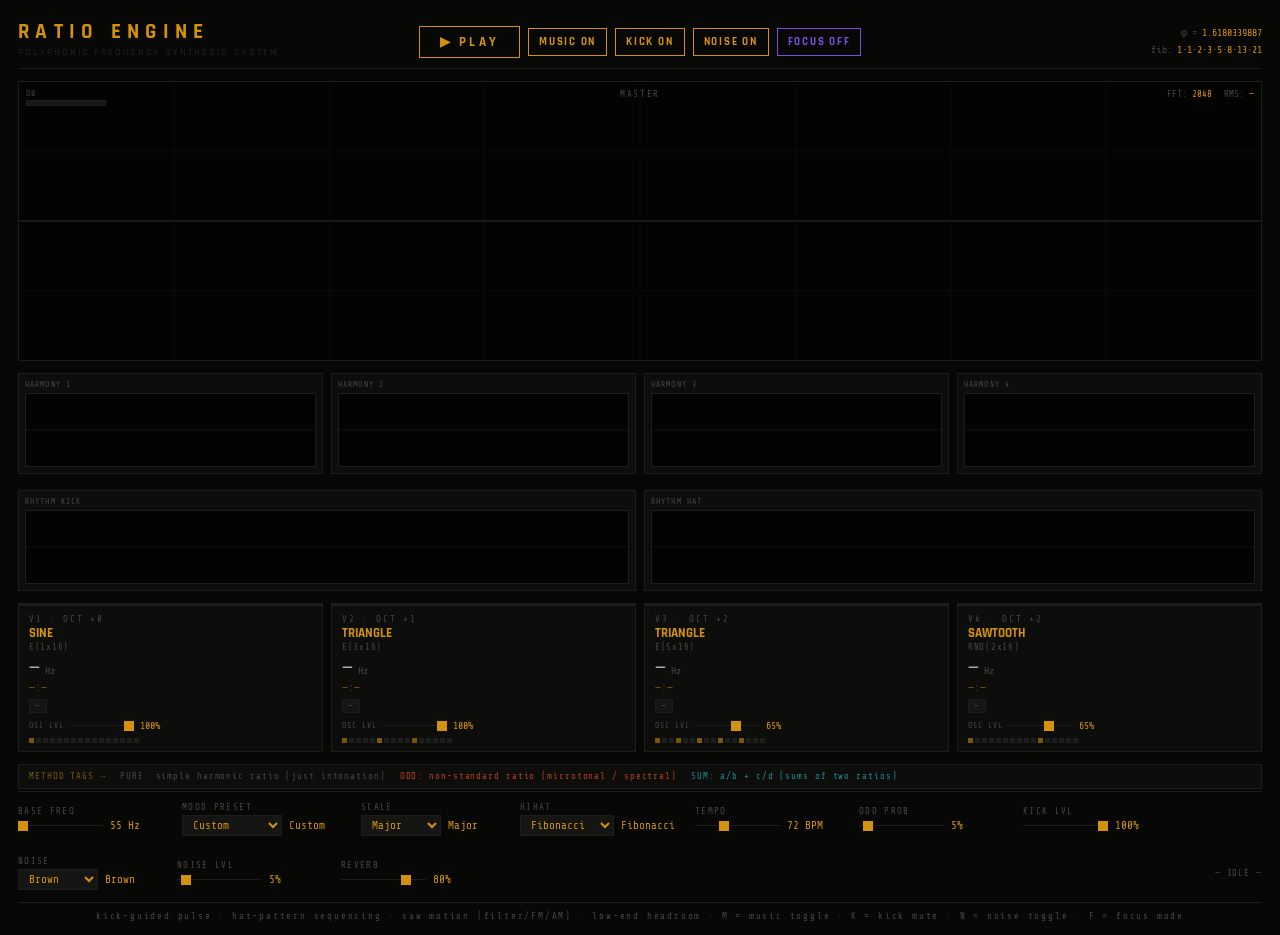
<file: index.html>
<!DOCTYPE html>
<html lang="en">
<head>
<meta charset="UTF-8">
<meta name="viewport" content="width=device-width, initial-scale=1">
<title>RATIO ENGINE — Polyphonic Synthesis</title>
<link rel="preconnect" href="https://fonts.googleapis.com">
<link href="https://fonts.googleapis.com/css2?family=Share+Tech+Mono&family=Rajdhani:wght@300;500;700&display=swap" rel="stylesheet">
<link rel="stylesheet" href="styles.css">
</head>
<body>

<div class="hdr">
  <div class="hdr-title">
    <div class="ttl">RATIO ENGINE<span class="sub">POLYPHONIC FREQUENCY SYNTHESIS SYSTEM</span></div>
  </div>
  <div class="hdr-main-btns">
    <button id="playBtn">▶ PLAY</button>
    <button id="musicToggleBtn" class="toggle-btn on">MUSIC ON</button>
    <button id="kickToggleBtn" class="toggle-btn on">KICK ON</button>
    <button id="noiseToggleBtn" class="toggle-btn on">NOISE ON</button>
    <button id="focusModeBtn" class="toggle-btn">FOCUS OFF</button>
  </div>
  <div class="phi">
    φ = <em>1.6180339887</em><br>
    fib: <em>1·1·2·3·5·8·13·21</em>
  </div>
</div>

<div class="scope-wrap">
  <div class="scope-title">MASTER</div>
  <canvas id="scope" style="display:block;"></canvas>
  <div class="meter">
    <div>DB</div>
    <div class="meter-bar"><div class="meter-fill" id="meterFill"></div></div>
  </div>
  <div class="indicators">
    <div>FFT: <em id="fftVal">2048</em></div>
    <div>RMS: <em id="hzVal">—</em></div>
  </div>
</div>

<div class="scope-bank">
  <div class="scope-panel harmony">
    <div class="scope-panel-lbl">HARMONY 1</div>
    <canvas id="scopeHarmony1"></canvas>
  </div>
  <div class="scope-panel harmony">
    <div class="scope-panel-lbl">HARMONY 2</div>
    <canvas id="scopeHarmony2"></canvas>
  </div>
  <div class="scope-panel harmony">
    <div class="scope-panel-lbl">HARMONY 3</div>
    <canvas id="scopeHarmony3"></canvas>
  </div>
  <div class="scope-panel harmony">
    <div class="scope-panel-lbl">HARMONY 4</div>
    <canvas id="scopeHarmony4"></canvas>
  </div>
  <div class="scope-panel full"></div>
  <div class="scope-panel rhythm rhythm-start">
    <div class="scope-panel-lbl">RHYTHM KICK</div>
    <canvas id="scopeRhythmKick"></canvas>
  </div>
  <div class="scope-panel rhythm rhythm-end">
    <div class="scope-panel-lbl">RHYTHM HAT</div>
    <canvas id="scopeRhythmHat"></canvas>
  </div>
</div>

<div class="grid" id="cards"></div>

<div class="legend">
  <span>METHOD TAGS →</span>
  <div>PURE: simple harmonic ratio (just intonation)</div>
  <div class="odd">ODD: non-standard ratio (microtonal / spectral)</div>
  <div class="sum">SUM: a/b + c/d (sums of two ratios)</div>
</div>

<section class="focus-layout" id="focusLayout" aria-hidden="true">
  <div class="focus-col">
    <div class="focus-hd">POMODORO</div>
    <button type="button" class="focus-timer-display" id="focusTimerDisplay">25:00</button>
    <div class="focus-timer-edit" id="focusTimerEdit" hidden>
      <input type="text" id="focusTimerTextInput" inputmode="numeric" maxlength="2" aria-label="Timer minutes">
      <button id="focusTimerApplyBtn" class="focus-btn focus-btn-primary">SET</button>
    </div>
    <div class="focus-timer-error" id="focusTimerError" role="status" aria-live="polite"></div>
    <div class="focus-row focus-row-tight">
      <button id="focusTimerStartBtn" class="focus-btn">START</button>
      <button id="focusTimerResetBtn" class="focus-btn">RESET</button>
    </div>
    <div class="focus-row">
      <label for="focusTimerMinutesCtrl" class="focus-input-lbl">SESSION</label>
      <input type="range" id="focusTimerMinutesCtrl" min="5" max="60" value="25" step="5">
      <span class="focus-mini" id="focusTimerMinutesVal">25 MIN</span>
    </div>
  </div>
  <div class="focus-col">
    <div class="focus-hd">QUICK TODO</div>
    <div class="focus-row">
      <input type="text" id="focusTodoInput" maxlength="120" placeholder="Type a task and hit Enter">
      <button id="focusTodoAddBtn" class="focus-btn focus-btn-todo-add">ADD</button>
    </div>
    <ul class="focus-todo-list" id="focusTodoList"></ul>
  </div>
  <div class="focus-col">
    <div class="focus-hd">QUICK NOTES</div>
    <textarea id="focusNotes" placeholder="Capture ideas without leaving focus mode..."></textarea>
  </div>
</section>

<div class="ctrls">
  <div class="cl">
    <div class="cl-lbl">BASE FREQ</div>
    <div class="cl-row">
      <input type="range" id="baseCtrl" min="55" max="220" value="55" step="1">
      <span class="cl-val" id="baseVal">55 Hz</span>
    </div>
  </div>
  <div class="cl">
    <div class="cl-lbl">MOOD PRESET</div>
    <div class="cl-row">
      <select id="moodPresetCtrl">
        <option value="custom" selected>Custom</option>
        <option value="nightDrive">Night Drive</option>
        <option value="deepFocus">Deep Focus</option>
        <option value="warmBloom">Warm Bloom</option>
        <option value="auroraMist">Aurora Mist</option>
      </select>
      <span class="cl-val" id="moodPresetVal">Custom</span>
    </div>
  </div>
  <div class="cl">
    <div class="cl-lbl">SCALE</div>
    <div class="cl-row">
      <select id="scaleCtrl">
        <option value="major" selected>Major</option>
        <option value="minor">Minor</option>
      </select>
      <span class="cl-val" id="scaleVal">Major</span>
    </div>
  </div>
  <div class="cl">
    <div class="cl-lbl">HIHAT</div>
    <div class="cl-row">
      <select id="hatCtrl">
        <option value="fibonacci" selected>Fibonacci</option>
        <option value="swing">Swing</option>
        <option value="euclid5">Euclid-5</option>
        <option value="tresillo">Tresillo</option>
        <option value="syncopated">Syncopated</option>
      </select>
      <span class="cl-val" id="hatVal">Fibonacci</span>
    </div>
  </div>
  <div class="cl">
    <div class="cl-lbl">TEMPO</div>
    <div class="cl-row">
      <input type="range" id="bpmCtrl" min="40" max="140" value="72" step="1">
      <span class="cl-val" id="bpmVal">72 BPM</span>
    </div>
  </div>
  <div class="cl">
    <div class="cl-lbl">ODD PROB</div>
    <div class="cl-row">
      <input type="range" id="oddCtrl" min="0" max="60" value="3" step="1">
      <span class="cl-val" id="oddVal">5%</span>
    </div>
  </div>
  <div class="cl">
    <div class="cl-lbl">KICK LVL</div>
    <div class="cl-row">
      <input type="range" id="kickLvlCtrl" min="0" max="100" value="100" step="1">
      <span class="cl-val" id="kickLvlVal">100%</span>
    </div>
  </div>
  <div class="cl">
    <div class="cl-lbl">NOISE</div>
    <div class="cl-row">
      <select id="noiseCtrl">
        <option value="off">Off</option>
        <option value="white">White</option>
        <option value="pink">Pink</option>
        <option value="brown" selected>Brown</option>
      </select>
      <span class="cl-val" id="noiseVal">Brown</span>
    </div>
  </div>
  <div class="cl">
    <div class="cl-lbl">NOISE LVL</div>
    <div class="cl-row">
      <input type="range" id="noiseLvlCtrl" min="0" max="100" value="5" step="1">
      <span class="cl-val" id="noiseLvlVal">5%</span>
    </div>
  </div>
  <div class="cl">
    <div class="cl-lbl">REVERB</div>
    <div class="cl-row">
      <input type="range" id="revCtrl" min="0" max="100" value="80" step="1">
      <span class="cl-val" id="revVal">80%</span>
    </div>
  </div>
  <div class="stat" id="stat">— IDLE —</div>
</div>

<footer>kick-guided pulse · hat-pattern sequencing · saw motion (filter/FM/AM) · low-end headroom · M = music toggle · K = kick mute · N = noise toggle · F = focus mode</footer>

<script src="app.js"></script>
</body>
</html>
</file>
<file: styles.css>
:root {
  --a:#d4920c; --ab:#eaaa20; --ad:#7a550a;
  --bg:#070706; --s1:#0d0d0b; --s2:#151513;
  --bd:#1d1d19; --tx:#b0ac9c; --txd:#484640;
  --red:#b84020; --cya:#208898;
}
*{margin:0;padding:0;box-sizing:border-box;}
body{
  background:var(--bg); color:var(--tx);
  font-family:'Share Tech Mono','Courier New',monospace;
  min-height:100vh; padding:18px 18px 14px;
  display:flex; flex-direction:column; gap:12px;
}
body.focus-mode{gap:0;}
body.focus-mode .hdr{margin-bottom:12px;}
.hdr{
  display:flex; justify-content:space-between;
  align-items:flex-end; border-bottom:1px solid var(--bd);
  padding-bottom:10px;
  gap:16px;
}
.hdr-title{
  flex:1 1 0;
}
.hdr-main-btns{
  display:flex;
  align-items:center;
  justify-content:center;
  gap:8px;
  flex:0 0 auto;
}
.ttl{font-family:'Rajdhani',sans-serif;font-weight:700;font-size:21px;letter-spacing:.3em;color:var(--a);}
.ttl .sub{display:block;font-weight:300;font-size:10px;letter-spacing:.2em;color:var(--txd);margin-top:1px;}
.phi{flex:1 1 0;text-align:right;font-size:10px;color:var(--txd);line-height:1.7;}
.phi em{font-style:normal;color:var(--a);}
#scope{
  width:100%;
  height:280px;
  display:block;
  border:1px solid var(--bd);
  background:#040403;
  position:relative;
}
.scope-wrap{
  position:relative;
}
.scope-title{
  position:absolute;
  top:8px;
  left:50%;
  transform:translateX(-50%);
  font-size:9px;
  color:var(--txd);
  letter-spacing:.18em;
  z-index:10;
  pointer-events:none;
}
.meter{
  position:absolute; top:8px; left:8px;
  display:flex; flex-direction:column; gap:2px;
  font-size:8px; color:var(--txd); letter-spacing:.1em;
  z-index:10; pointer-events:none;
}
.meter-bar{
  width:80px; height:6px; background:var(--s2);
  border:1px solid var(--bd); overflow:hidden;
}
.meter-fill{
  height:100%; background:var(--a);
  width:0%; transition:width .05s;
}
.meter-fill.hot{background:var(--red);}
.indicators{
  position:absolute; top:8px; right:8px;
  display:flex; gap:12px; font-size:9px; color:var(--txd);
  z-index:10; pointer-events:none;
}
.indicators em{font-style:normal; color:var(--a);}
.scope-bank{
  display:grid;
  grid-template-columns:repeat(12,minmax(0,1fr));
  gap:8px;
  width:100%;
}
.scope-panel.harmony{grid-column:span 3;}
.scope-panel.rhythm{grid-column:span 6;}
.scope-panel.rhythm-start{grid-column:1 / span 6;}
.scope-panel.rhythm-end{grid-column:7 / span 6;}
.scope-bank{margin-top:8px;}
.scope-wrap + .scope-bank{margin-top:0;}
.scope-panel.full{
  grid-column:1 / -1;
  border:none;
  padding:0;
  background:transparent;
}
.scope-panel{
  border:1px solid var(--bd);
  background:var(--s1);
  padding:6px;
}
.scope-panel-lbl{
  font-size:8px;
  color:var(--txd);
  letter-spacing:.14em;
  margin-bottom:4px;
}
.scope-panel canvas{
  width:100%;
  height:74px;
  display:block;
  border:1px solid var(--bd);
  background:#040403;
}
.grid{display:grid;grid-template-columns:repeat(4,1fr);gap:8px;}
.card{
  background:var(--s1); border:1px solid var(--bd);
  padding:10px 10px 8px; position:relative; overflow:hidden;
}
.card::after{
  content:''; position:absolute;
  top:0; left:0; right:0; height:2px;
  background:var(--bd); transition:background .08s;
}
.card.fire{border-color:#4a3010;}
.card.fire::after{background:var(--ab);}
.c-idx{font-size:9px;color:var(--txd);letter-spacing:.2em;}
.c-wv{font-family:'Rajdhani',sans-serif;font-weight:700;font-size:13px;color:var(--a);margin:1px 0;}
.c-pn{font-size:9px;color:var(--txd);letter-spacing:.08em;margin-bottom:6px;}
.c-hz{font-size:20px;color:var(--tx);line-height:1;}
.c-hz .u{font-size:10px;color:var(--txd);}
.c-rt{font-size:11px;color:var(--ad);margin:3px 0 1px;}
.c-rt em{font-style:normal;color:var(--a);}
.c-mt{
  font-size:9px; display:inline-block;
  padding:1px 5px; background:var(--s2);
  border:1px solid var(--bd); letter-spacing:.08em;
}
.c-mt.pure{color:var(--txd);}
.c-mt.odd{color:var(--red);border-color:var(--red);}
.c-mt.sum{color:var(--cya);border-color:var(--cya);}
.dots{display:flex;gap:2px;margin-top:7px;flex-wrap:wrap;}
.dot{width:5px;height:5px;background:var(--bd);}
.dot.hit{background:var(--ad);}
.dot.now{background:var(--ab);}
.card-lvl{
  margin-top:7px;
  display:flex;
  align-items:center;
  gap:6px;
}
.card-lvl-lbl{
  font-size:8px;
  color:var(--txd);
  letter-spacing:.12em;
}
.card-lvl-val{
  font-size:10px;
  color:var(--a);
  min-width:34px;
}
.card-lvl input[type=range]{width:64px;}
.legend{
  font-size:9px; color:var(--txd); letter-spacing:.1em;
  border:1px solid var(--bd); padding:6px 10px;
  background:var(--s1); display:flex; gap:14px; flex-wrap:wrap;
}
.legend span{color:var(--ad);}
.legend em{font-style:normal;color:var(--a);}
.legend .odd{color:var(--red);}
.legend .sum{color:var(--cya);}
.focus-layout{
  border:1px solid transparent;
  background:var(--s1);
  display:grid;
  grid-template-columns:repeat(3,minmax(0,1fr));
  margin:-12px 0;
  gap:0;
  padding:0;
  max-height:0;
  opacity:0;
  transform:translateY(-8px);
  overflow:hidden;
  pointer-events:none;
  transition:max-height .45s ease,opacity .35s ease,transform .35s ease,padding .35s ease,margin .35s ease,border-color .35s ease;
}
.focus-col{
  border:1px solid var(--bd);
  background:var(--s2);
  padding:10px;
  display:flex;
  flex-direction:column;
  gap:10px;
  min-height:170px;
}
.focus-hd{
  font-size:9px;
  letter-spacing:.18em;
  color:var(--ad);
}
.focus-row{
  display:flex;
  align-items:center;
  gap:7px;
}
.focus-row-tight{
  gap:8px;
}
.focus-btn{
  font-family:'Rajdhani',sans-serif;
  font-weight:700;
  font-size:10px;
  letter-spacing:.14em;
  color:var(--tx);
  background:transparent;
  border:1px solid var(--bd);
  padding:5px 8px;
  text-transform:uppercase;
  cursor:pointer;
}
.focus-btn.on{
  border-color:var(--a);
  color:var(--a);
}
.focus-btn-primary{
  border-color:#34c75940;
  color:#35c759;
  background:rgb(53 199 89 / 5%);
  font-size:12px;
  padding:5px 7px;
}
.focus-btn-primary:hover{
  background:rgba(53,199,89,.22);
}
.focus-btn-todo-add{
  border-color:#34c75940;
  color:#35c759;
  background:rgb(53 199 89 / 5%);
}
.focus-btn-todo-add:hover{
  border-color:#35c759;
  color:#6de58a;
  background:rgb(53 199 89 / 16%);
}
.focus-mini{
  font-size:10px;
  color:var(--a);
  min-width:54px;
}
.focus-input-lbl{
  font-size:9px;
  color:var(--txd);
  letter-spacing:.1em;
}
.focus-timer-display{
  border:1px solid transparent;
  background:transparent;
  text-align:left;
  padding:0;
  cursor:pointer;
  font-family:'Rajdhani',sans-serif;
  font-size:36px;
  line-height:1;
  color:var(--a);
  letter-spacing:.08em;
}
.focus-timer-display:focus{
  outline:none;
  border-color:var(--a);
}
.focus-timer-edit{
  display:flex;
  align-items:center;
  gap:7px;
}
#focusTimerTextInput{
  width:6rem;
  font-family:'Share Tech Mono','Courier New',monospace;
  font-size:14px;
  color:var(--tx);
  background:#040403;
  border:1px solid var(--bd);
  padding:5px 7px;
}
#focusTimerTextInput:focus{
  outline:none;
  border-color:var(--a);
}
.focus-timer-error{
  min-height:14px;
  font-size:9px;
  letter-spacing:.08em;
  color:var(--red);
}
#focusTodoInput,
#focusNotes{
  width:100%;
  font-family:'Share Tech Mono','Courier New',monospace;
  font-size:11px;
  color:var(--tx);
  background:#040403;
  border:1px solid var(--bd);
  padding:6px 7px;
}
#focusTodoInput:focus,
#focusNotes:focus{
  outline:none;
  border-color:var(--a);
}
#focusNotes{
  min-height:116px;
  resize:vertical;
}
.focus-todo-list{
  list-style:none;
  display:flex;
  flex-direction:column;
  gap:5px;
  overflow:auto;
}
.focus-todo-item{
  display:flex;
  align-items:center;
  gap:7px;
  font-size:11px;
  color:var(--tx);
}
.focus-todo-item.done .focus-todo-text{
  color:var(--txd);
  text-decoration:line-through;
}
.focus-todo-toggle{
  width:14px;
  height:14px;
  accent-color:var(--a);
}
.focus-todo-text{
  flex:1 1 auto;
  word-break:break-word;
}
.focus-todo-del{
  font-family:'Rajdhani',sans-serif;
  font-weight:700;
  font-size:9px;
  letter-spacing:.12em;
  color:var(--txd);
  background:#040403;
  border:1px solid var(--bd);
  padding:2px 6px;
  cursor:pointer;
}
.focus-todo-del:hover,
.focus-todo-del:focus{
  outline:none;
  border-color:var(--red);
  color:var(--red);
}
body.focus-mode .scope-wrap,
body.focus-mode .scope-bank,
body.focus-mode .grid,
body.focus-mode .legend,
body.focus-mode .ctrls,
body.focus-mode footer{
  max-height:0;
  opacity:0;
  transform:translateY(-10px);
  overflow:hidden;
  pointer-events:none;
  margin:0;
  border-width:0;
  padding-top:0;
  padding-bottom:0;
}
body.focus-mode .focus-layout{
  border-color:var(--bd);
  margin:0;
  gap:12px;
  padding:12px;
  max-height:520px;
  opacity:1;
  transform:translateY(0);
  pointer-events:auto;
}
.scope-wrap,
.scope-bank,
.grid,
.legend,
.ctrls,
footer{
  transition:max-height .45s ease,opacity .32s ease,transform .32s ease,margin .32s ease,padding .32s ease,border-width .32s ease;
}
.ctrls{
  display:flex; gap:20px; align-items:center;
  flex-wrap:wrap; border-top:1px solid var(--bd);
  padding-top:10px;
}
#playBtn{
  font-family:'Rajdhani',sans-serif; font-weight:700;
  font-size:13px; letter-spacing:.25em;
  background:transparent; border:1px solid var(--a);
  color:var(--a); padding:7px 20px; cursor:pointer;
  text-transform:uppercase; transition:background .15s,color .15s;
  flex-shrink:0;
}
#playBtn:hover,#playBtn.on{background:var(--a);color:var(--bg);}
.toggle-btn{
  font-family:'Rajdhani',sans-serif;
  font-weight:700;
  font-size:11px;
  letter-spacing:.16em;
  background:transparent;
  border:1px solid var(--bd);
  color:var(--txd);
  padding:6px 10px;
  cursor:pointer;
  text-transform:uppercase;
  transition:background .15s,color .15s,border-color .15s;
}
.toggle-btn.on{
  border-color:var(--a);
  color:var(--a);
}
.toggle-btn.off{
  border-color:#3a1f1a;
  color:var(--red);
}
.toggle-btn.focus{
  border-color:#7b4de2;
  color:#7b4de2;
}
.toggle-btn.focus.on{
  border-color:#35c759;
  color:#35c759;
  background:rgba(53,199,89,.14);
}
.cl{display:flex;flex-direction:column;gap:3px;}
.cl-lbl{font-size:9px;color:var(--txd);letter-spacing:.15em;}
.cl-row{display:flex;align-items:center;gap:7px;}
.cl-val{font-size:11px;color:var(--a);min-width:52px;}
input[type=range]{
  -webkit-appearance:none; appearance:none;
  width:85px; height:1px; background:var(--bd);
  outline:none; cursor:pointer;
}
input[type=range]::-webkit-slider-thumb{
  -webkit-appearance:none; width:10px; height:10px;
  background:var(--a); cursor:pointer;
}
input[type=range]::-moz-range-thumb{
  width:10px; height:10px; background:var(--a);
  border:none; cursor:pointer;
}
select{
  font-family:'Share Tech Mono','Courier New',monospace;
  font-size:11px; color:var(--a);
  background:var(--s2); border:1px solid var(--bd);
  padding:2px 6px; min-width:80px;
}
select:focus{outline:none;border-color:var(--a);}
.stat{font-size:9px;color:var(--txd);letter-spacing:.1em;margin-left:auto;}
.stat em{font-style:normal;color:var(--tx);}
footer{
  font-size:9px; color:var(--txd); letter-spacing:.2em;
  border-top:1px solid var(--bd); padding-top:8px; text-align:center;
}
@media (max-width:768px) {
  .hdr{
    flex-wrap:wrap;
    align-items:center;
  }
  .hdr-title{
    flex:1 1 100%;
    text-align:center;
  }
  .hdr-main-btns{
    order:3;
    flex:1 1 100%;
  }
  .phi{
    flex:0 0 auto;
    margin-left:auto;
  }
  .scope-bank{grid-template-columns:repeat(6,minmax(0,1fr));}
  .scope-panel.harmony{grid-column:span 3;}
  .scope-panel.rhythm,
  .scope-panel.rhythm-start,
  .scope-panel.rhythm-end{grid-column:span 3;}
  .grid{grid-template-columns:repeat(2,1fr);}
  .ctrls{gap:12px;}
  input[type=range]{width:60px;}
  .focus-layout{grid-template-columns:1fr;}
}
@media (max-width:520px) {
  .hdr-main-btns{
    flex-wrap:wrap;
  }
  .scope-bank{grid-template-columns:1fr;}
  .scope-panel.harmony,
  .scope-panel.rhythm,
  .scope-panel.rhythm-start,
  .scope-panel.rhythm-end{grid-column:1 / -1;}
  .focus-row{
    flex-wrap:wrap;
    align-items:flex-start;
  }
}
</file>
